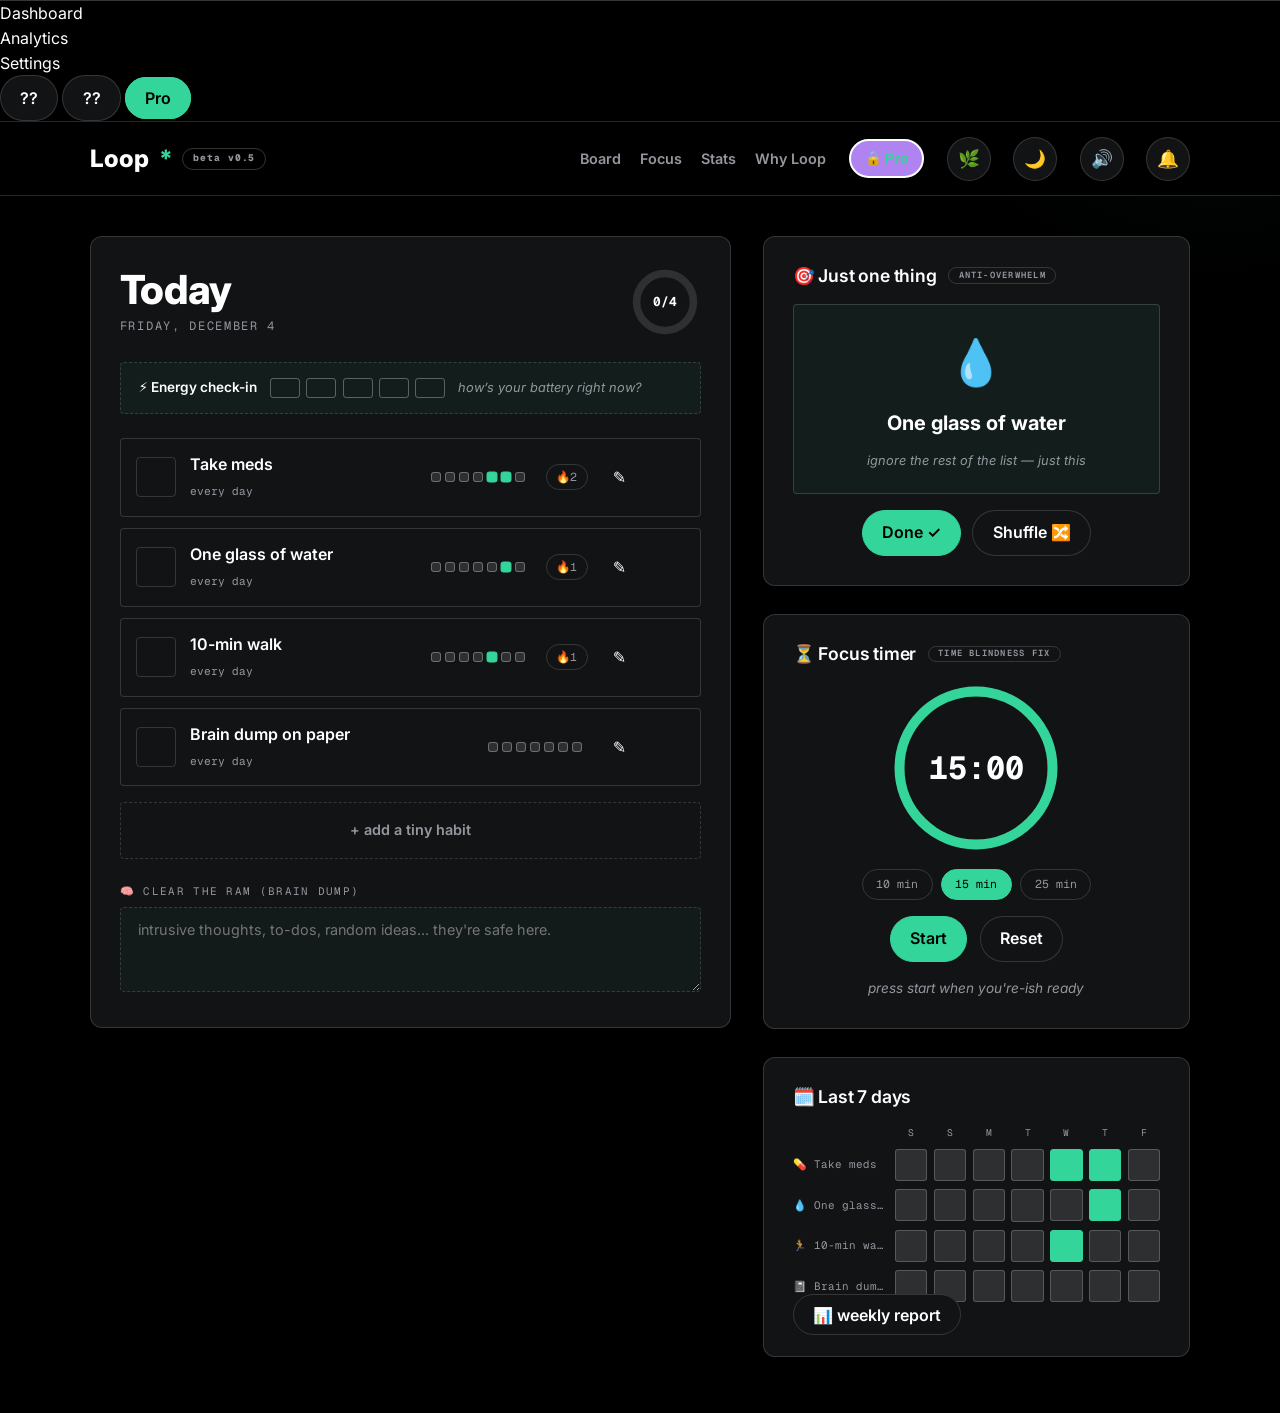
<file: index.html>
<!DOCTYPE html>
<html lang="en">
<head>
  <meta charset="UTF-8">
  <meta name="viewport" content="width=device-width, initial-scale=1.0">
  <title>Loop* | Focus System</title>
  <link rel="manifest" href="manifest.json">
  <meta name="theme-color" content="#000000">
  <link rel="icon" type="image/svg+xml" href="icons/icon.svg">
  
  <!-- Fonts -->
  <link rel="preconnect" href="https://fonts.googleapis.com">
  <link rel="preconnect" href="https://fonts.gstatic.com" crossorigin>
  <link href="https://fonts.googleapis.com/css2?family=Inter:wght@400;500;600&family=Geist+Mono:wght@400;500;600&display=swap" rel="stylesheet">
  
  <!-- Styles -->
  <link rel="stylesheet" href="css/theme.css">
  <link rel="stylesheet" href="css/base.css">
  <link rel="stylesheet" href="css/app.css">
  <link rel="stylesheet" href="css/mobile.css">
  <link rel="stylesheet" href="css/site.css">
  <link rel="stylesheet" href="css/pro.css">
</head>
<body>
  <!-- Ambient Ticker -->
  <div class="ticker"></div>

  <!-- Floating Navigation -->
  <nav class="topbar">
    <ul class="nav-links">
      <li><a href="index.html" class="nav-link active">Dashboard</a></li>
      <li><a href="stats.html" class="nav-link">Analytics</a></li>
      <li><a href="#" class="nav-link">Settings</a></li>
    </ul>
    <div class="flex items-center gap-2">
      <button class="btn btn-ghost" id="reminder-btn" title="Reminders">??</button>
      <button class="btn btn-ghost" id="theme-btn" title="Toggle Theme">??</button>
      <a href="#" class="btn btn-primary" data-open-pro>Pro</a>
    </div>
  </nav>

  <header class="topbar">
    <div class="container">
      <a class="logo" href="#app">Loop<span class="spark">*</span> <span class="pill">beta v0.5</span></a>
      <nav class="topnav">
        <a href="#app">Board</a>
        <a href="#focus">Focus</a>
        <a href="stats.html">Stats</a>
        <a href="#why">Why Loop</a>
      </nav>
        <button id="installBtn" class="icon-btn" hidden title="install Loop on this device">📲</button>
        <button id="proBtn" class="pro-btn" data-open-pro title="Loop Pro — $5 once">🔒 Pro</button>
        <button id="calmBtn" class="icon-btn" aria-pressed="false" title="calm mode — hides motion & decorations">🌿</button>
        <button id="themeBtn" class="icon-btn" title="switch day / night">🌙</button>
        <button id="soundBtn" class="icon-btn" aria-pressed="true" title="toggle sounds">🔊</button>
        <button id="reminderBtn" class="icon-btn" aria-pressed="false" title="set reminders">🔔</button>
    </div>
  </header>

  <main>
    <!-- ══════════ THE APP ══════════ -->
    <section class="container app-grid" id="app">

      <section class="panel today">
        <div class="today-head">
          <div>
            <h1>Today</h1>
            <p class="today-date" id="todayDate"></p>
          </div>
          <div class="ring-wrap" title="today's progress">
            <svg class="ring" viewBox="0 0 76 76">
              <circle class="bg" cx="38" cy="38" r="30"/>
              <circle class="fg" id="ringFg" cx="38" cy="38" r="30" stroke-dasharray="188.5" stroke-dashoffset="188.5"/>
            </svg>
            <span class="ring-label" id="ringLabel">0/0</span>
          </div>
        </div>

        <div class="battery">
          <span class="battery-label">⚡ Energy check-in</span>
          <div class="battery-cells" id="batteryCells">
            <button class="bcell" aria-label="energy 1 of 5"></button>
            <button class="bcell" aria-label="energy 2 of 5"></button>
            <button class="bcell" aria-label="energy 3 of 5"></button>
            <button class="bcell" aria-label="energy 4 of 5"></button>
            <button class="bcell" aria-label="energy 5 of 5"></button>
          </div>
          <span class="battery-note" id="batteryNote"></span>
        </div>

        <ul class="habit-list" id="habits-list"></ul>
        <button id="addBtn" class="add-row">+ add a tiny habit</button>
        <button id="archiveBtn" class="archive-toggle" hidden>🗄 archive (0)</button>
        <div class="brain-dump">
          <label for="brainDump" class="bd-label">🧠 clear the RAM (brain dump)</label>
          <textarea id="brainDump" rows="3" placeholder="intrusive thoughts, to-dos, random ideas... they're safe here."></textarea>
        </div>
        <div id="archiveTray" class="archive-tray" hidden></div>
        <div id="doneBanner" class="done-banner" hidden></div>
      </section>

      <aside class="side">

        <section class="panel spotlight">
          <h2>🎯 Just one thing <span class="chip">anti-overwhelm</span></h2>
          <div class="spot-card" id="spotCard"></div>
          <div class="spot-actions">
            <button class="btn btn-primary" id="spotDone">Done ✓</button>
            <button class="btn" id="spotShuffle">Shuffle 🔀</button>
          </div>
        </section>

        <section class="panel timer" id="focus">
          <h2>⏳ Focus timer <span class="chip">time blindness fix</span></h2>
          <div class="timer-body">
            <div class="timer-orb">
              <svg class="timer-ring" viewBox="0 0 120 120">
                <circle class="bg" cx="60" cy="60" r="54"/>
                <circle class="fg" id="tRing" cx="60" cy="60" r="54" stroke-dasharray="339.3" stroke-dashoffset="339.3"/>
              </svg>
              <span class="timer-digits" id="timer-display">15:00</span>
            </div>
            <div class="timer-presets">
              <button class="preset" data-min="10">10 min</button>
              <button class="preset active" data-min="15">15 min</button>
              <button class="preset" data-min="25">25 min</button>
            </div>
            <div class="timer-controls">
              <button class="btn btn-primary" id="tStart">Start</button>
              <button class="btn" id="tReset">Reset</button>
            </div>
            <p class="whisper" id="tWhisper">press start when you're-ish ready</p>
          </div>
        </section>

        <section class="panel week">
          <h2>🗓️ Last 7 days</h2>
          <div class="heatmap" id="heatmap"></div>
          <a class="btn mini report-btn" href="stats.html">📊 weekly report</a>
        </section>

      </aside>
    </section>

  </main>

  <!-- Confetti Layer -->
  <div id="confettiLayer"></div>

  <!-- Composer Dialog -->
  <dialog id="composer">
    <h3>New tiny habit ✨</h3>
    <p class="hint">keep it stupid small</p>
    <form id="habitForm">
      <label class="field-label" for="hName">what's the thing?</label>
      <input id="hName" autocomplete="off" placeholder="e.g. one push-up, open journal...">
      
      <label class="field-label">emoji vibe</label>
      <div id="emojiRow" class="pick-row"></div>
      
      <label class="field-label">color</label>
      <div id="colorRow" class="pick-row"></div>
      
      <label class="field-label" for="hFreq">how often?</label>
      <select id="hFreq">
        <option value="daily">every day</option>
        <option value="weekdays">weekdays only</option>
        <option value="3x">3× a week</option>
      </select>
      
      <label class="field-label" for="hNote">note (optional)</label>
      <input id="hNote" placeholder="tiny detail or why...">
      
      <menu>
        <button type="button" class="btn" id="cancelBtn">nah</button>
        <button type="submit" class="btn btn-primary">add it ✓</button>
      </menu>
    </form>
  </dialog>

  <!-- Pro Modal -->
  <dialog id="pro-modal">
    <h2 class="text-mint">Loop* Pro</h2>
    <p class="text-dust" style="margin: 1rem 0;">Unlock advanced analytics, unlimited habits, and cloud sync.</p>
    <button class="btn btn-primary" style="width: 100%; margin-bottom: 0.5rem;">Upgrade - $4/mo</button>
    <button class="btn" onclick="document.getElementById('pro-modal').close()" style="width: 100%;">Maybe Later</button>
  </dialog>

  <!-- Scripts -->
  <script src="js/storage.js"></script>
  <script src="js/fx.js"></script>
  <script src="js/habits.js"></script>
  <script src="js/timer.js"></script>
  <script src="js/extras.js"></script>
  <script src="js/reminders.js"></script>
  <script src="js/reminder-ui.js"></script>
  <script src="js/pro.js"></script>
  <script src="js/pwa.js"></script>
  <script src="js/app.js"></script>
  <script>
    // Initialize PWA
    document.addEventListener('DOMContentLoaded', () => {
      if ('serviceWorker' in navigator) {
        navigator.serviceWorker.register('sw.js');
      }
    });
  </script>
</body>
</html>
</file>
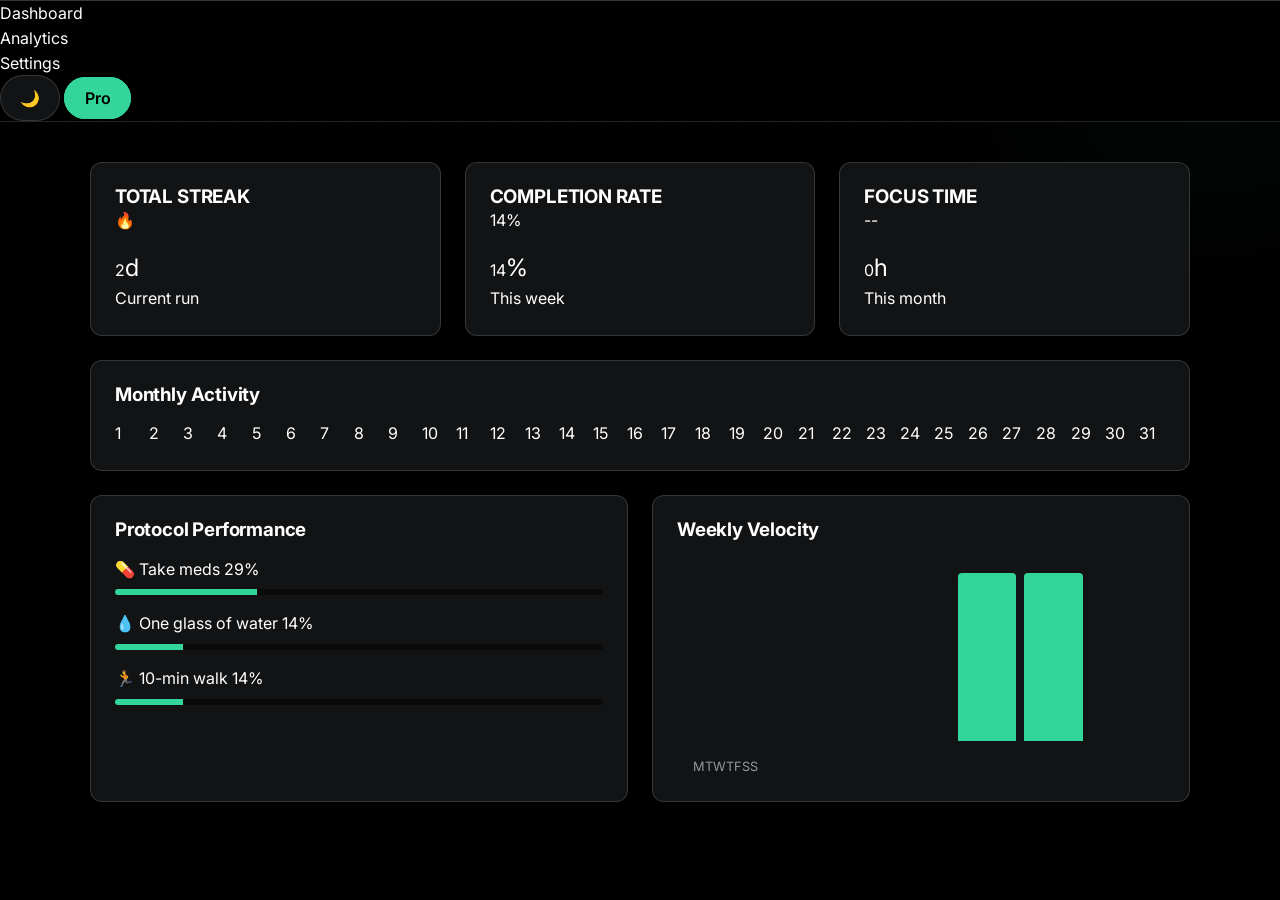
<file: stats.html>
<!DOCTYPE html>
<html lang="en">
<head>
  <meta charset="UTF-8">
  <meta name="viewport" content="width=device-width, initial-scale=1.0">
  <title>Loop* | Analytics</title>
  <link rel="manifest" href="manifest.json">
  <meta name="theme-color" content="#000000">
  <link rel="icon" type="image/svg+xml" href="icons/icon.svg">
  
  <link rel="preconnect" href="https://fonts.googleapis.com">
  <link rel="preconnect" href="https://fonts.gstatic.com" crossorigin>
  <link href="https://fonts.googleapis.com/css2?family=Inter:wght@400;500;600&family=Geist+Mono:wght@400;500;600&display=swap" rel="stylesheet">
  
  <link rel="stylesheet" href="css/theme.css">
  <link rel="stylesheet" href="css/base.css">
  <link rel="stylesheet" href="css/app.css">
  <link rel="stylesheet" href="css/stats.css">
</head>
<body>
  <div class="ticker"></div>

  <nav class="topbar">
    <ul class="nav-links">
      <li><a href="index.html" class="nav-link">Dashboard</a></li>
      <li><a href="stats.html" class="nav-link active">Analytics</a></li>
      <li><a href="#" class="nav-link">Settings</a></li>
    </ul>
    <div class="flex items-center gap-2">
      <button class="btn btn-ghost" id="theme-btn">??</button>
      <a href="#" class="btn btn-primary" data-open-pro>Pro</a>
    </div>
  </nav>

  <main class="main-grid">
    
    <!-- Key Metrics -->
    <section class="card area-stats">
      <div class="flex justify-between items-center" style="margin-bottom: 1rem;">
        <h3 class="mono">TOTAL STREAK</h3>
        <span class="text-mint" id="streakValue">--</span>
      </div>
      <div class="timer-display mono"><span id="streakDays">--</span><span class="text-dust" style="font-size: 1.5rem;">d</span></div>
      <p class="text-dust">Current run</p>
    </section>

    <section class="card area-stats">
      <div class="flex justify-between items-center" style="margin-bottom: 1rem;">
        <h3 class="mono">COMPLETION RATE</h3>
        <span class="text-mint" id="completionValue">--</span>
      </div>
      <div class="timer-display mono"><span id="completionPct">--</span><span class="text-dust" style="font-size: 1.5rem;">%</span></div>
      <p class="text-dust">This week</p>
    </section>

    <section class="card area-stats">
      <div class="flex justify-between items-center" style="margin-bottom: 1rem;">
        <h3 class="mono">FOCUS TIME</h3>
        <span class="text-mint" id="focusValue">--</span>
      </div>
      <div class="timer-display mono"><span id="focusHours">--</span><span class="text-dust" style="font-size: 1.5rem;">h</span></div>
      <p class="text-dust">This month</p>
    </section>

    <!-- Monthly Matrix -->
    <section class="card" style="grid-column: span 12;">
      <h3 style="margin-bottom: 1rem;">Monthly Activity</h3>
      <div class="heatmap" id="monthlyHeatmap" style="grid-template-columns: repeat(31, 1fr);">
        <!-- Generated dynamically -->
      </div>
    </section>

    <!-- Performance Bars -->
    <section class="card" style="grid-column: span 6;">
      <h3 style="margin-bottom: 1rem;">Protocol Performance</h3>
      <div id="performanceBars">
        <!-- Dynamically populated -->
      </div>
    </section>

    <!-- Weekly Chart -->
    <section class="card" style="grid-column: span 6;">
      <h3 style="margin-bottom: 1rem;">Weekly Velocity</h3>
      <div id="weeklyChart" style="height: 200px; display: flex; align-items: flex-end; gap: 8px; padding: 1rem;">
        <!-- Dynamically populated -->
      </div>
      <div class="flex justify-between" style="padding: 0 1rem; color: var(--dust); font-size: 0.8rem;">
        <span>M</span><span>T</span><span>W</span><span>T</span><span>F</span><span>S</span><span>S</span>
      </div>
    </section>

  </main>

  <dialog id="pro-modal">
    <h2 class="text-mint">Loop* Pro</h2>
    <p class="text-dust" style="margin: 1rem 0;">Unlock advanced analytics, unlimited habits, and cloud sync.</p>
    <button class="btn btn-primary" style="width: 100%;">Upgrade - $4/mo</button>
    <button class="btn" onclick="document.getElementById('pro-modal').close()" style="width: 100%; margin-top: 0.5rem;">Maybe Later</button>
  </dialog>

  <!-- Scripts -->
  <script src="js/storage.js"></script>
  <script src="js/fx.js"></script>
  <script src="js/habits.js"></script>
  <script src="js/stats.js"></script>
  <script>
    document.addEventListener('DOMContentLoaded', () => {
      if ('serviceWorker' in navigator) {
        navigator.serviceWorker.register('sw.js');
      }
      
      // Pro Modal
      document.querySelectorAll('[data-open-pro]').forEach(el => {
        el.addEventListener('click', (e) => {
          e.preventDefault();
          document.getElementById('pro-modal').showModal();
        });
      });
    });
  </script>
</body>
</html>
</file>
<file: css/theme.css>
/* 
 * LOOP THEME v3.0 - NEON DESIGN SYSTEM
 * Complete Visual Overhaul
 */

:root {
  /* CORE PALETTE */
  --void: #000000;
  --deep-space: #0a0a0a;
  --nebula: #111315;
  --starlight: #ffffff;
  --dust: #94979e;
  --mint-laser: #34d59a;
  --mint-glow: rgba(52, 213, 154, 0.15);
  --pale-mint: #e4f1eb;
  
  /* TYPOGRAPHY */
  --font-sans: 'Inter', system-ui, -apple-system, sans-serif;
  --font-mono: 'Geist Mono', 'Fira Code', monospace;
  
  /* SPACING SCALE */
  --s-1: 4px;
  --s-2: 8px;
  --s-3: 12px;
  --s-4: 16px;
  --s-5: 24px;
  --s-6: 32px;
  --s-7: 48px;
  --s-8: 64px;
  
  /* BORDERS & RADIUS */
  --border-hairline: 1px solid rgba(255, 255, 255, 0.08);
  --border-subtle: 1px solid rgba(255, 255, 255, 0.12);
  --radius-sm: 4px;
  --radius-md: 8px;
  --radius-lg: 12px;
  --radius-xl: 16px;
  --radius-full: 9999px;
  
  /* SHADOWS - Layered Depth */
  --shadow-float: 0 4px 24px rgba(0, 0, 0, 0.4);
  --shadow-hover: 0 8px 32px rgba(0, 0, 0, 0.5);
  --shadow-glow: 0 0 20px var(--mint-glow);
  
  /* ANIMATION */
  --ease-spring: cubic-bezier(0.175, 0.885, 0.32, 1.275);
  --ease-smooth: cubic-bezier(0.4, 0, 0.2, 1);
  --duration-fast: 150ms;
  --duration-normal: 300ms;
  --duration-slow: 500ms;
}
</file>
<file: css/base.css>
/* ═══════════ css/base.css — NEON DESIGN SYSTEM BASE ═══════════ 
   Dark, calm, premium, developer-first foundation */

:root {
  /* Core colors from theme.css */
  --void: #000000;
  --near-void: #111315;
  --mint: #34D59A;
  --pale-mint: #E4F1EB;
  --white: #FFFFFF;
  --gray: #94979E;
  --gray-dim: rgba(148, 151, 158, 0.4);
  
  /* Legacy compatibility */
  --paper: var(--void);
  --card: var(--near-void);
  --ink: var(--white);
  --ink-60: rgba(255, 255, 255, 0.6);
  --ink-12: rgba(255, 255, 255, 0.12);
  --sun: var(--mint);
  --coral: var(--mint);
  --tint: var(--mint);
  --sky: var(--mint);
  --grape: #B084F0;
  --pink: #FF8FC0;
  
  /* Borders and shadows */
  --line: 1px solid rgba(255, 255, 255, 0.15);
  --shadow: none;
  --shadow-sm: none;
  
  /* Border radius */
  --r: 4px;
  --r-sm: 4px;
  --r-card: 12px;
  --r-pill: 9999px;
  
  /* Typography - Inter for UI, Geist Mono for numbers */
  --sans: 'Inter', system-ui, -apple-system, sans-serif;
  --display: 'Inter', system-ui, -apple-system, sans-serif;
  --body: 'Inter', system-ui, -apple-system, sans-serif;
  --mono: 'Geist Mono', 'Space Mono', monospace;
  
  /* Additional borders */
  --line-dashed: 1px dashed rgba(255, 255, 255, 0.15);
}

*, *::before, *::after { box-sizing: border-box; margin: 0; padding: 0 }
html { scroll-behavior: smooth }

body {
  font-family: var(--body);
  background: var(--void);
  color: var(--white);
  line-height: 1.55;
  overflow-x: hidden;
  min-height: 100vh;
  -webkit-font-smoothing: antialiased;
  -moz-osx-font-smoothing: grayscale;
}

/* Subtle dot grid background */
body::before {
  content: "";
  position: fixed;
  inset: 0;
  z-index: 0;
  pointer-events: none;
  background-image: radial-gradient(rgba(255, 255, 255, 0.08) 1px, transparent 1px);
  background-size: 28px 28px;
  opacity: 0.03;
}

/* Minimal ambient glow */
body::after {
  content: "";
  position: fixed;
  inset: 0;
  z-index: 0;
  pointer-events: none;
  background:
    radial-gradient(500px 300px at 5% -10%, rgba(52, 213, 154, 0.06), transparent 70%),
    radial-gradient(400px 280px at 95% 10%, rgba(52, 213, 154, 0.04), transparent 70%);
}

img, svg { display: block; max-width: 100% }
button, input, select { font: inherit; color: inherit }
button { cursor: pointer; background: none; border: none }
a { color: inherit; text-decoration: none }
::selection { background: var(--mint); color: var(--void) }
:focus-visible { outline: 2px solid var(--mint); outline-offset: 3px; border-radius: 3px }

.container {
  width: min(1100px, 92vw);
  margin-inline: auto;
  position: relative;
  z-index: 2;
}

h1, h2, h3, .display {
  font-family: var(--display);
  line-height: 1.1;
  letter-spacing: -0.01em;
}

/* Floating ambient elements - minimal */
.ambient {
  position: fixed;
  inset: 0;
  z-index: 1;
  pointer-events: none;
  overflow: hidden;
}

.sticker {
  position: absolute;
  opacity: 0.4;
  animation: float 8s ease-in-out infinite alternate;
}

.st1 { top: 17%; left: 3.5% }
.st2 { top: 11%; right: 4.5%; animation-delay: -2s }
.st3 { bottom: 27%; left: 5%; animation-delay: -4s }
.st4 { bottom: 10%; right: 7%; animation-delay: -1s }
.st5 { top: 46%; right: 2.5%; animation-delay: -3s }

.big-ring {
  position: absolute;
  border: 1px solid rgba(255, 255, 255, 0.06);
  border-radius: 50%;
  opacity: 0.03;
}

.r-a { width: 520px; height: 520px; top: -180px; right: -160px }
.r-b { width: 380px; height: 380px; bottom: -160px; left: -140px }

@keyframes float {
  from { transform: translateY(-8px) rotate(-4deg) }
  to { transform: translateY(10px) rotate(5deg) }
}

.pill {
  font-family: var(--mono);
  font-size: 0.6rem;
  letter-spacing: 0.1em;
  border: 1px solid rgba(255, 255, 255, 0.2);
  border-radius: 999px;
  padding: 0.15rem 0.6rem;
  background: transparent;
  color: var(--gray);
  vertical-align: middle;
}

@media (prefers-reduced-motion: reduce) {
  * { animation: none !important; transition: none !important }
  html { scroll-behavior: auto }
}
</file>
<file: css/app.css>
/* ═══════════ css/app.css — NEON DESIGN SYSTEM ═══════════ 
   Dark, premium, developer-first interface */

/* --- 01 · Ticker --- */
.ticker {
  background: var(--near-void);
  color: var(--mint);
  overflow: hidden;
  border-bottom: var(--line);
  position: relative;
  z-index: 3;
}

.ticker-track {
  display: flex;
  width: max-content;
  animation: tick 60s linear infinite;
}

.half {
  display: flex;
  gap: 2.5rem;
  padding: 0.5rem 1.2rem;
  font-family: var(--mono);
  font-size: 0.72rem;
  letter-spacing: 0.16em;
  text-transform: uppercase;
  white-space: nowrap;
}

.half i { font-style: normal; }
.half b { color: var(--white); font-weight: 400; }

@keyframes tick {
  to { transform: translateX(-50%); }
}

/* --- 02 · Topbar --- */
.topbar {
  position: sticky;
  top: 0;
  z-index: 50;
  background: var(--void);
  border-bottom: var(--line);
}

.topbar .container {
  display: flex;
  align-items: center;
  gap: 1.4rem;
  padding: 0.9rem 0;
  flex-wrap: wrap;
}

.logo {
  font-family: var(--sans);
  font-weight: 800;
  font-size: 1.5rem;
  display: flex;
  align-items: center;
  gap: 0.6rem;
  color: var(--white);
}

.logo .spark {
  color: var(--mint);
  display: inline-block;
  animation: wiggle 3s ease-in-out infinite;
}

@keyframes wiggle {
  0%, 100% { transform: rotate(-8deg); }
  50% { transform: rotate(10deg) scale(1.15); }
}

.topnav {
  display: flex;
  gap: 1.2rem;
  margin-left: auto;
  font-weight: 600;
  font-size: 0.9rem;
}

.topnav a {
  position: relative;
  padding: 0.25rem 0;
  color: var(--gray);
  transition: color 0.2s;
}

.topnav a:hover,
.topnav a.active {
  color: var(--white);
}

.topnav a::after {
  content: "";
  position: absolute;
  left: 0;
  bottom: -4px;
  height: 2px;
  width: 0;
  background: var(--mint);
  border-radius: 2px;
  transition: width 0.25s;
}

.topnav a:hover::after,
.topnav a.active::after {
  width: 100%;
}

.icon-btn {
  width: 44px;
  height: 44px;
  flex: none;
  border: var(--line);
  border-radius: var(--r-pill);
  background: var(--near-void);
  box-shadow: none;
  font-size: 1.1rem;
  transition: transform 0.15s, background 0.15s, border-color 0.15s;
  color: var(--white);
}

.icon-btn:hover {
  transform: translateY(-2px);
  background: rgba(52, 213, 154, 0.1);
  border-color: var(--mint);
}

.icon-btn:active {
  transform: translateY(0);
  background: rgba(52, 213, 154, 0.15);
}

.pro-btn {
  width: auto;
  padding: 0 1.1rem;
  font-family: var(--mono);
  font-size: 0.75rem;
  font-weight: 600;
  border: var(--line);
  border-radius: var(--r-pill);
  background: rgba(52, 213, 154, 0.08);
  color: var(--mint);
  transition: all 0.15s;
}

.pro-btn:hover {
  background: rgba(52, 213, 154, 0.15);
  border-color: var(--mint);
}

/* --- 03 · Layout --- */
.app-grid {
  display: grid;
  grid-template-columns: 1.2fr 0.8fr;
  gap: 2rem;
  padding: 2.5rem 0 3.5rem;
  align-items: start;
}

.side {
  display: grid;
  gap: 1.8rem;
}

.panel {
  background: var(--near-void);
  border: var(--line);
  border-radius: var(--r-card);
  box-shadow: none;
  padding: 1.8rem;
  position: relative;
}

.panel h2 {
  font-size: 1.1rem;
  margin-bottom: 1.2rem;
  display: flex;
  align-items: center;
  gap: 0.7rem;
  flex-wrap: wrap;
  font-weight: 600;
}

.chip {
  font-family: var(--mono);
  font-size: 0.55rem;
  letter-spacing: 0.14em;
  text-transform: uppercase;
  border: var(--line);
  border-radius: var(--r-pill);
  padding: 0.15rem 0.6rem;
  background: transparent;
  color: var(--gray);
}

/* --- 04 · Today Header + Progress Ring --- */
.today-head {
  display: flex;
  align-items: center;
  gap: 1.2rem;
  margin-bottom: 1.5rem;
  flex-wrap: wrap;
}

.today-head h1 {
  font-size: clamp(2rem, 4vw, 2.5rem);
  font-weight: 800;
  color: var(--white);
  margin: 0;
}

.today-date {
  font-family: var(--mono);
  font-size: 0.75rem;
  color: var(--gray);
  text-transform: uppercase;
  letter-spacing: 0.14em;
  margin: 0.3rem 0 0 0;
}

.ring-wrap {
  margin-left: auto;
  position: relative;
  width: 72px;
  height: 72px;
}

.ring {
  transform: rotate(-90deg);
}

.ring circle {
  fill: none;
  stroke-width: 8;
  stroke-linecap: round;
}

.ring .bg {
  stroke: var(--ink-12);
}

.ring .fg {
  stroke: var(--mint);
  stroke-dasharray: 188.5;
  stroke-dashoffset: 188.5;
  transition: stroke-dashoffset 0.6s cubic-bezier(0.6, 0, 0.2, 1.4);
}

.ring-label {
  position: absolute;
  inset: 0;
  display: grid;
  place-items: center;
  font-family: var(--mono);
  font-weight: 700;
  font-size: 0.8rem;
  color: var(--white);
}

/* --- 05 · Energy Check-in --- */
.battery {
  display: flex;
  align-items: center;
  gap: 0.8rem;
  flex-wrap: wrap;
  margin-bottom: 1.5rem;
  padding: 0.9rem 1.1rem;
  border: var(--line-dashed);
  border-radius: var(--r-sm);
  background: rgba(52, 213, 154, 0.06);
}

.battery-label {
  font-weight: 600;
  font-size: 0.85rem;
  color: var(--white);
}

.battery-cells {
  display: flex;
  gap: 0.4rem;
}

.bcell {
  width: 28px;
  height: 18px;
  flex: none;
  border: 1px solid rgba(255, 255, 255, 0.3);
  border-radius: 3px;
  background: transparent;
  transition: transform 0.12s, background 0.2s, border-color 0.2s;
}

.bcell:hover {
  transform: translateY(-2px);
  border-color: var(--mint);
}

.bcell.on {
  background: var(--mint);
  border-color: var(--mint);
}

.battery-note {
  font-size: 0.8rem;
  color: var(--gray);
  font-style: italic;
}

/* --- 06 · Habit Rows --- */
.habit-list {
  list-style: none;
  display: grid;
  gap: 0.7rem;
}

.habit-strip {
  display: flex;
  align-items: center;
  gap: 0.9rem;
  background: var(--near-void);
  border: var(--line);
  border-radius: var(--r-sm);
  padding: 0.85rem 0.95rem;
  box-shadow: none;
  position: relative;
  transition: transform 0.16s, border-color 0.16s, background 0.3s;
}

.habit-strip:hover {
  transform: translateX(3px);
  border-color: rgba(255, 255, 255, 0.25);
}

.habit-strip.is-done {
  background: rgba(52, 213, 154, 0.08);
  border-color: rgba(52, 213, 154, 0.3);
}

.habit-strip.is-done .habit-name {
  text-decoration: line-through;
  text-decoration-thickness: 2px;
  opacity: 0.6;
}

.habit-check {
  width: 40px;
  height: 40px;
  flex: none;
  border: var(--line);
  border-radius: var(--r-sm);
  background: transparent;
  display: grid;
  place-items: center;
  font-size: 1.1rem;
  transition: background 0.2s, border-color 0.2s, transform 0.15s;
  color: var(--gray);
}

.habit-strip:hover .habit-check {
  border-color: var(--mint);
}

.habit-strip.is-done .habit-check {
  background: var(--mint);
  border-color: var(--mint);
  color: var(--void);
  animation: pop 0.45s cubic-bezier(0.5, 1.8, 0.4, 1);
}

.habit-meta {
  min-width: 0;
  flex: 1;
}

.habit-name {
  font-family: var(--sans);
  font-weight: 600;
  font-size: 1rem;
  display: block;
  color: var(--white);
}

.habit-sub {
  font-size: 0.7rem;
  color: var(--gray);
  font-family: var(--mono);
  margin-top: 0.15rem;
}

.flame {
  font-family: var(--mono);
  font-size: 0.72rem;
  border: var(--line);
  border-radius: var(--r-pill);
  padding: 0.2rem 0.6rem;
  background: transparent;
  flex: none;
  color: var(--gray);
}

.flame.hot {
  background: rgba(52, 213, 154, 0.12);
  border-color: var(--mint);
  color: var(--mint);
  animation: flicker 1.6s ease-in-out infinite;
}

@keyframes flicker {
  0%, 100% { transform: rotate(-2deg); }
  50% { transform: rotate(2deg) scale(1.06); }
}

@keyframes pop {
  0% { transform: scale(0.4) rotate(-14deg); }
  60% { transform: scale(1.2) rotate(8deg); }
  100% { transform: scale(1); }
}

.del {
  width: 32px;
  height: 32px;
  flex: none;
  border: var(--line);
  border-radius: var(--r-sm);
  background: transparent;
  font-size: 0.75rem;
  opacity: 0;
  transition: opacity 0.15s, background 0.15s, color 0.15s;
  color: var(--gray);
}

.habit-strip:hover .del,
.habit-strip:focus-within .del {
  opacity: 1;
}

.del:hover {
  background: rgba(255, 97, 87, 0.15);
  color: #FF6157;
  border-color: #FF6157;
}

@media (hover: none) {
  .del, .edit { opacity: 1; }
}

.add-row {
  width: 100%;
  margin-top: 1rem;
  padding: 1rem;
  border: var(--line-dashed);
  border-radius: var(--r-sm);
  font-family: var(--sans);
  font-weight: 600;
  font-size: 0.9rem;
  background: transparent;
  color: var(--gray);
  transition: background 0.2s, transform 0.15s, border-color 0.2s;
}

.add-row:hover {
  background: rgba(52, 213, 154, 0.08);
  border-color: var(--mint);
  color: var(--white);
  transform: translateY(-2px);
}

.done-banner {
  margin-top: 1.3rem;
  background: var(--mint);
  color: var(--void);
  border-radius: var(--r-sm);
  padding: 1rem 1.2rem;
  font-family: var(--sans);
  font-weight: 700;
  font-size: 1.05rem;
  animation: bannerIn 0.5s cubic-bezier(0.4, 1.6, 0.4, 1);
}

@keyframes bannerIn {
  from { transform: scale(0.9); opacity: 0; }
}

/* --- 07 · Spotlight --- */
.spot-card {
  border: var(--line);
  border-radius: var(--r-sm);
  padding: 1.4rem;
  background: rgba(52, 213, 154, 0.06);
  display: grid;
  gap: 0.7rem;
  text-align: center;
  min-height: 150px;
  align-content: center;
}

.spot-emoji {
  font-size: 2.8rem;
  animation: bob 2.4s ease-in-out infinite;
}

@keyframes bob {
  0%, 100% { transform: translateY(0); }
  50% { transform: translateY(-5px); }
}

.spot-name {
  font-family: var(--sans);
  font-weight: 700;
  font-size: 1.25rem;
  color: var(--white);
}

.spot-hint {
  font-size: 0.8rem;
  color: var(--gray);
  font-style: italic;
}

.spot-actions {
  display: flex;
  gap: 0.7rem;
  justify-content: center;
  margin-top: 1rem;
}

/* --- 08 · Buttons --- */
.btn {
  font-family: var(--sans);
  font-weight: 600;
  border: var(--line);
  border-radius: var(--r-pill);
  padding: 0.6rem 1.2rem;
  background: var(--near-void);
  box-shadow: none;
  transition: transform 0.15s, background 0.15s, border-color 0.15s;
  color: var(--white);
  cursor: pointer;
}

.btn:hover {
  transform: translateY(-2px);
  background: rgba(52, 213, 154, 0.1);
  border-color: var(--mint);
}

.btn:active {
  transform: translateY(0);
  background: rgba(52, 213, 154, 0.15);
}

.btn:disabled {
  opacity: 0.4;
  pointer-events: none;
}

.btn-primary {
  background: var(--mint);
  color: var(--void);
  border-color: var(--mint);
}

.btn-primary:hover {
  background: #2BC48E;
  border-color: #2BC48E;
}

/* --- 09 · Timer --- */
.timer-body {
  display: grid;
  justify-items: center;
  gap: 1rem;
}

.timer-orb {
  position: relative;
  width: 170px;
  height: 170px;
}

.timer-ring {
  transform: rotate(-90deg);
}

.timer-ring circle {
  fill: none;
  stroke-width: 7;
  stroke-linecap: round;
}

.timer-ring .bg {
  stroke: var(--ink-12);
}

.timer-ring .fg {
  stroke: var(--mint);
  stroke-dasharray: 339.3;
  stroke-dashoffset: 339.3;
  transition: stroke-dashoffset 0.9s linear;
}

.timer-digits {
  position: absolute;
  inset: 0;
  display: grid;
  place-items: center;
  font-family: var(--mono);
  font-weight: 700;
  font-size: 2rem;
  color: var(--white);
}

.timer-presets {
  display: flex;
  gap: 0.5rem;
}

.preset {
  font-family: var(--mono);
  font-size: 0.72rem;
  border: var(--line);
  border-radius: var(--r-pill);
  padding: 0.35rem 0.85rem;
  background: transparent;
  color: var(--gray);
  transition: background 0.2s, color 0.2s, border-color 0.2s;
}

.preset.active {
  background: var(--mint);
  color: var(--void);
  border-color: var(--mint);
}

.preset:hover:not(.active) {
  border-color: var(--mint);
  color: var(--white);
}

.timer-controls {
  display: flex;
  gap: 0.8rem;
}

.whisper {
  min-height: 1.4em;
  font-style: italic;
  color: var(--gray);
  font-size: 0.85rem;
  text-align: center;
  transition: opacity 0.35s;
}

.timer-done {
  animation: flash 0.6s ease 3;
}

@keyframes flash {
  50% { background: rgba(52, 213, 154, 0.15); }
}

/* --- 10 · 7-Day Heatmap --- */
.heatmap {
  display: grid;
  gap: 0.5rem;
}

.heat-row {
  display: grid;
  grid-template-columns: minmax(64px, 96px) repeat(7, 1fr);
  gap: 0.4rem;
  align-items: center;
}

.heat-label {
  font-size: 0.68rem;
  font-family: var(--mono);
  overflow: hidden;
  text-overflow: ellipsis;
  white-space: nowrap;
  color: var(--gray);
}

.heat-cell {
  aspect-ratio: 1;
  border: 1px solid rgba(255, 255, 255, 0.2);
  border-radius: 3px;
  background: var(--ink-12);
  transition: background 0.2s, border-color 0.2s;
}

.heat-cell.on {
  background: var(--mint);
  border-color: var(--mint);
}

.heat-head span {
  font-family: var(--mono);
  font-size: 0.6rem;
  text-align: center;
  color: var(--gray);
}

/* --- 11 · Composer Dialog --- */
dialog {
  border: var(--line);
  border-radius: var(--r-card);
  box-shadow: none;
  background: var(--near-void);
  padding: 1.8rem;
  width: min(480px, 92vw);
}

dialog::backdrop {
  background: rgba(0, 0, 0, 0.75);
}

dialog h3 {
  font-size: 1.4rem;
  margin-bottom: 0.4rem;
  color: var(--white);
}

.hint {
  font-size: 0.8rem;
  color: var(--gray);
  margin-bottom: 0.7rem;
  font-style: italic;
}

.field-label {
  font-family: var(--mono);
  font-size: 0.65rem;
  text-transform: uppercase;
  letter-spacing: 0.14em;
  display: block;
  margin: 1rem 0 0.45rem 0;
  color: var(--gray);
}

#hName {
  width: 100%;
  border: var(--line);
  border-radius: var(--r-sm);
  padding: 0.75rem 0.85rem;
  background: var(--void);
  color: var(--white);
  font: inherit;
}

#hName:focus {
  outline: none;
  border-color: var(--mint);
}

#hFreq {
  width: 100%;
  border: var(--line);
  border-radius: var(--r-sm);
  padding: 0.6rem 0.75rem;
  background: var(--void);
  color: var(--white);
  font: inherit;
}

#hFreq:focus {
  outline: none;
  border-color: var(--mint);
}

.pick-row {
  display: flex;
  flex-wrap: wrap;
  gap: 0.5rem;
}

.emoji-opt {
  width: 42px;
  height: 42px;
  flex: none;
  border: var(--line);
  border-radius: var(--r-sm);
  background: var(--void);
  font-size: 1.1rem;
  display: grid;
  place-items: center;
  transition: transform 0.12s, background 0.2s, border-color 0.2s;
  cursor: pointer;
}

.emoji-opt:hover {
  transform: translateY(-2px);
  border-color: var(--mint);
}

.emoji-opt.sel {
  background: var(--mint);
  transform: scale(1.08);
  border-color: var(--mint);
}

.color-opt {
  width: 34px;
  height: 34px;
  border-radius: 50%;
  border: 2px solid rgba(255, 255, 255, 0.3);
  transition: transform 0.12s, border-color 0.2s, box-shadow 0.2s;
  cursor: pointer;
}

.color-opt:hover {
  transform: scale(1.12);
  border-color: var(--white);
}

.color-opt.sel {
  box-shadow: 0 0 0 3px var(--near-void), 0 0 0 5px var(--white);
  transform: scale(1.1);
}

dialog menu {
  display: flex;
  gap: 0.8rem;
  justify-content: flex-end;
  margin-top: 1.6rem;
  list-style: none;
  padding: 0;
}

.shake {
  animation: shake 0.35s;
}

@keyframes shake {
  25% { transform: translateX(-5px); }
  75% { transform: translateX(5px); }
}

/* --- 12 · Confetti + Helpers --- */
#confettiLayer {
  position: fixed;
  inset: 0;
  pointer-events: none;
  z-index: 99;
}

.bit {
  position: absolute;
  font-size: 1rem;
  will-change: transform, opacity;
}

.pulse-me {
  animation: pulseMe 1s ease 2;
}

@keyframes pulseMe {
  50% {
    transform: scale(1.03);
    box-shadow: 0 0 0 7px rgba(52, 213, 154, 0.3);
  }
}

/* --- 13 · Brain Dump --- */
.brain-dump {
  margin-top: 1.5rem;
  position: relative;
}

.bd-label {
  display: block;
  font-family: var(--mono);
  font-size: 0.68rem;
  letter-spacing: 0.12em;
  text-transform: uppercase;
  color: var(--gray);
  margin-bottom: 0.45rem;
}

#brainDump {
  width: 100%;
  min-height: 85px;
  resize: vertical;
  border: var(--line-dashed);
  border-radius: var(--r-sm);
  padding: 0.85rem 1.05rem;
  background: rgba(52, 213, 154, 0.04);
  font-family: var(--sans);
  font-size: 0.9rem;
  color: var(--white);
  transition: border-color 0.2s, background 0.2s;
}

#brainDump:focus {
  outline: none;
  border-color: var(--mint);
  border-style: solid;
  background: rgba(52, 213, 154, 0.07);
}

/* --- 14 · Visual Streak Dots --- */
.streak-dots {
  display: flex;
  gap: 4px;
  align-items: center;
  margin-left: auto;
  padding: 0 0.4rem;
}

.sdot {
  width: 10px;
  height: 10px;
  border-radius: 3px;
  border: 1.5px solid rgba(255, 255, 255, 0.3);
  background: var(--ink-12);
  transition: transform 0.15s, background 0.2s, border-color 0.2s;
}

.sdot.on {
  background: var(--mint);
  border-color: var(--mint);
  transform: scale(1.1);
}

@media (max-width: 480px) {
  .streak-dots {
    padding: 0 0.2rem;
    gap: 3px;
  }
  .sdot {
    width: 8px;
    height: 8px;
  }
}
</file>
<file: css/mobile.css>
/* ═══════════ css/mobile.css — phone-first fixes (v0.5) ═══════════ */

/* 0 · text shouldn't inflate on its own; taps are intentional, not zoom requests */
html{ -webkit-text-size-adjust:100%; text-size-adjust:100% }
*{ touch-action:manipulation; -webkit-tap-highlight-color:transparent }

/* 1 · real phones (≤ 480px): less clutter, BIGGER tap targets */
@media (max-width: 480px){

  .container{ width:94vw }

  /* topbar + ticker */
  .topbar .container{ gap:.6rem; padding:.6rem 0 }
  .logo{ font-size:1.25rem }
  .topnav{ gap:.9rem; font-size:.9rem }
  .icon-btn{ width:42px; height:42px }
  .half{ font-size:.64rem; gap:1.6rem }

  /* panels */
  .panel{ padding:1.1rem; border-radius:14px; box-shadow:5px 5px 0 var(--ink) }
  .app-grid{ gap:1.1rem; padding:1.6rem 0 2.6rem }

  /* today head */
  .today-head{ gap:.8rem }
  .today-head h1{ font-size:1.9rem }
  .today-date{ font-size:.7rem }
  .ring-wrap{ width:62px; height:62px }

  /* energy check-in — cells were far too small to tap */
  .battery{ gap:.5rem; padding:.7rem .8rem }
  .bcell{ width:34px; height:22px }
  .battery-note{ width:100% }

  /* habit rows */
  .habit{ padding:.65rem .7rem; gap:.65rem; box-shadow:3px 3px 0 var(--ink) }
  .check{ width:40px; height:40px }
  .habit-name{ font-size:.98rem }
  .habit-sub{ font-size:.68rem }
  .flame{ font-size:.7rem; padding:.15rem .45rem }
  .del, .edit{ width:38px; height:38px; font-size:.9rem }
  .note-chip{ font-size:.85rem }
  .add-row{ padding:.8rem; font-size:.95rem }
  .archive-tray{ padding:.6rem }

  /* timer */
  .timer-ring-wrap{ width:150px; height:150px }
  .timer-orb{ width:150px; height:150px }
  .timer-digits{ font-size:1.7rem }
  .preset{ padding:.45rem .9rem; font-size:.8rem }

  /* heatmap */
  .heat-row{ grid-template-columns:48px repeat(7, 1fr); gap:.3rem }
  .heat-label{ font-size:.62rem }

  /* composer */
  dialog{ width:94vw; padding:1.2rem }
  .emoji-opt{ width:42px; height:42px }
  .color-opt{ width:36px; height:36px }

  /* house rules + cta */
  .rules{ padding:2.8rem 0 2.4rem }
  .section-title{ font-size:1.9rem; margin-bottom:1.8rem }
  .rule{ grid-template-columns:48px 1fr; gap:.6rem; padding:1.1rem .3rem }
  .rule-num{ font-size:1.8rem }
  .rule h3{ font-size:1.15rem }
  .rule p{ font-size:.9rem }
  .cta{ padding:3rem 0 }
  .cta .deco{ display:none }

  /* stats page */
  .stats-wrap{ padding:1.6rem 0 2.6rem; gap:1.1rem }
  .stats-head h1{ font-size:1.9rem }
  .score-ring-wrap{ width:120px; height:120px }
  #scorePct{ font-size:1.7rem }
  .stat-boxes{ gap:.7rem }
  .sbox{ padding:.7rem .5rem }
  .sbox-num{ font-size:1.35rem }
  .bars{ height:160px; gap:.6rem }
  .stat-habit{ gap:.6rem; padding:.6rem .7rem }
  .sh-name{ font-size:.92rem }
  .dot{ width:14px; height:14px }
  .energy-week{ gap:.8rem }

  footer .container{ gap:.6rem }
}

/* 2 · mid-size phones get a gentler pass */
@media (min-width: 481px) and (max-width: 640px){
  .panel{ padding:1.3rem }
  .bcell{ width:30px; height:20px }
  .timer-ring-wrap{ width:164px; height:164px }
  .timer-orb{ width:164px; height:164px }
}

/* 3 · "desktop mode" on phones renders ~980px wide and shrinks it all.
   We can't stop that — but bigger targets survive the shrink better. */
@media (min-width: 900px){
  .bcell{ width:30px; height:20px }
  .del, .edit{ width:34px; height:34px }
  .check{ width:40px; height:40px }
}
</file>
<file: css/site.css>
/* ═══════════ css/site.css — NEON DESIGN SYSTEM ═══════════ 
   House rules, CTA, footer, reveals */

/* --- 01 · House Rules --- */
.rules {
  padding: 4.5rem 0 3.6rem;
}

.kicker {
  display: inline-block;
  font-family: var(--mono);
  font-size: 0.65rem;
  letter-spacing: 0.18em;
  text-transform: uppercase;
  border: 1px solid rgba(255, 255, 255, 0.2);
  border-radius: 999px;
  padding: 0.35rem 0.85rem;
  background: transparent;
  color: var(--gray);
  margin-bottom: 1.1rem;
}

.section-title {
  font-size: clamp(2rem, 5vw, 3rem);
  font-weight: 700;
  margin-bottom: 2.2rem;
  max-width: 18ch;
  color: var(--white);
}

.section-title .u {
  position: relative;
  white-space: nowrap;
}

.section-title .u svg {
  position: absolute;
  left: 0;
  bottom: -8px;
  width: 100%;
  height: 8px;
}

.rule {
  display: grid;
  grid-template-columns: 80px 1fr auto;
  gap: 1.5rem;
  align-items: center;
  padding: 1.5rem 1rem;
  border-top: var(--line);
  transition: background 0.25s, transform 0.2s;
}

.rule:last-of-type {
  border-bottom: var(--line);
}

.rule:hover {
  background: rgba(52, 213, 154, 0.04);
  transform: translateX(6px);
}

.rule-num {
  font-family: var(--mono);
  font-weight: 700;
  font-size: 2rem;
  color: var(--gray);
  transition: color 0.25s;
}

.rule:hover .rule-num {
  color: var(--mint);
}

.rule h3 {
  font-size: 1.2rem;
  margin-bottom: 0.25rem;
  color: var(--white);
  font-weight: 600;
}

.rule p {
  color: var(--gray);
  max-width: 55ch;
  transition: color 0.25s;
  line-height: 1.5;
}

.rule:hover p {
  color: var(--white);
}

.rule-tag {
  font-family: var(--mono);
  font-size: 0.62rem;
  border: 1px solid rgba(255, 255, 255, 0.2);
  padding: 0.25rem 0.65rem;
  border-radius: 999px;
  background: transparent;
  white-space: nowrap;
  color: var(--gray);
}

/* --- 02 · CTA Band --- */
.cta {
  background: var(--near-void);
  border-block: var(--line);
  text-align: center;
  padding: 4.2rem 0;
  position: relative;
  overflow: hidden;
}

.cta h2 {
  font-size: clamp(1.8rem, 5vw, 3.2rem);
  font-weight: 700;
  margin-bottom: 1.5rem;
  color: var(--white);
  line-height: 1.15;
}

.cta .btn {
  font-size: 1rem;
  padding: 0.75rem 1.6rem;
}

.cta .deco {
  position: absolute;
  font-size: 1.8rem;
  font-family: var(--mono);
  opacity: 0.3;
  color: var(--mint);
}

.cta .d1 { top: 20%; left: 8%; transform: rotate(-12deg); }
.cta .d2 { bottom: 18%; right: 10%; transform: rotate(8deg); }
.cta .d3 { top: 26%; right: 20%; transform: rotate(-5deg); }

/* --- 03 · Footer --- */
footer {
  background: var(--near-void);
  color: var(--white);
  padding: 2.2rem 0;
  border-top: var(--line);
}

footer .container {
  display: flex;
  flex-wrap: wrap;
  gap: 1.2rem 2rem;
  align-items: center;
  justify-content: space-between;
}

.foot-logo {
  font-size: 1.3rem;
  font-weight: 700;
  color: var(--white);
}

.foot-logo .spark {
  color: var(--mint);
}

footer .fine {
  font-family: var(--mono);
  font-size: 0.68rem;
  opacity: 0.6;
  color: var(--gray);
}

/* --- 04 · Scroll Reveals --- */
.reveal {
  opacity: 0;
  transform: translateY(24px);
  transition: opacity 0.6s ease, transform 0.6s cubic-bezier(0.2, 0.7, 0.3, 1);
}

.reveal.in {
  opacity: 1;
  transform: none;
}

/* --- 05 · Responsive --- */
@media (max-width: 980px) {
  .app-grid {
    grid-template-columns: 1fr;
  }
  
  .rule {
    grid-template-columns: 55px 1fr;
  }
  
  .rule-tag {
    grid-column: 2;
    justify-self: start;
  }
}

@media (max-width: 640px) {
  .topnav {
    order: 3;
    width: 100%;
  }
  
  .today-head {
    gap: 0.8rem;
  }
  
  .heat-row {
    grid-template-columns: 52px repeat(7, 1fr);
  }
  
  .sticker {
    display: none;
  }
  
  .rules {
    padding: 3.5rem 0 2.8rem;
  }
}
</file>
<file: css/pro.css>
/* ═══════════ css/pro.css — Loop Pro UI (v0.6) ═══════════ */

/* header button */
.pro-btn{ font-family:var(--display); font-weight:700; font-size:.85rem; border:2.5px solid var(--ink); border-radius:999px; padding:.45rem .9rem; background:var(--grape); box-shadow:var(--shadow-sm); transition:transform .15s, box-shadow .15s }
.pro-btn:hover{ transform:translate(-2px,-2px); box-shadow:5px 5px 0 var(--ink) }
.pro-btn.is-pro{ background:var(--sun) }

/* modal */
.pro-price{ font-family:var(--mono); font-size:.75rem; border:2px solid var(--ink); border-radius:999px; padding:.15rem .6rem; background:var(--sun); margin-left:.5rem; vertical-align:middle }
.pro-list{ list-style:none; display:grid; gap:.5rem; margin:1rem 0 }
.pro-list li{ padding:.45rem .65rem; border:2px solid var(--ink); border-radius:10px; background:var(--paper); font-size:.92rem }
.pro-key-row{ display:flex; gap:.6rem }
#proKey{ flex:1; border:2.5px solid var(--ink); border-radius:10px; padding:.6rem .8rem; background:var(--paper); font-family:var(--mono) }
.pro-note{ min-height:1.2em; font-size:.85rem; margin-top:.6rem; font-style:italic; color:var(--ink-60) }
.theme-dot{ width:34px; height:34px; border-radius:50%; border:2.5px solid var(--ink); position:relative; transition:transform .12s }
.theme-dot:hover{ transform:scale(1.12) }
.theme-dot.pro-only::after{ content:'🔒'; position:absolute; inset:0; display:grid; place-items:center; font-size:.8rem }

/* locked panels: blurred teaser + overlay */
.pro-gate{ position:relative }
.pro-gate .pro-lock{ display:none }
.pro-chip{ background:var(--grape) }
.pro-gate.locked > *:not(h2):not(.pro-lock){ filter:blur(5px); pointer-events:none; user-select:none }
.pro-gate.locked .pro-lock{ display:grid; place-items:center; position:absolute; inset:0; z-index:5; font-family:var(--display); font-weight:700; font-size:1rem; border-radius:inherit }
.pro-gate.locked .pro-lock:hover{ background:rgba(255,201,51,.2) }

/* badges */
.badges{ display:flex; gap:.8rem; flex-wrap:wrap }
.badge{ display:grid; justify-items:center; gap:.2rem; border:2.5px solid var(--ink); border-radius:var(--r-sm); padding:.7rem .9rem; background:var(--paper); box-shadow:var(--shadow-sm); min-width:86px }
.badge-icon{ font-size:1.6rem }
.badge-label{ font-family:var(--mono); font-size:.6rem; text-transform:uppercase; letter-spacing:.08em }
.badge.not{ opacity:.4; filter:grayscale(1) }
.badges .whisper{ width:100%; margin-top:.4rem }

/* 30-day month grid */
.month-grid{ display:grid; grid-template-columns:repeat(10, 1fr); gap:.4rem; margin-top:.8rem }
.mcell{ aspect-ratio:1; border:2px solid var(--ink); border-radius:6px; background:var(--ink-12) }
.mcell.lvl1{ background:rgba(255,201,51,.35) }
.mcell.lvl2{ background:rgba(255,201,51,.8) }
.mcell.lvl3{ background:var(--mint) }
.mcell.lvl4{ background:var(--coral) }

/* dusk theme (Pro exclusive) */
[data-theme="dusk"]{
  --paper:#232946; --card:#2C3357; --ink:#F5E9CF;
  --ink-60:rgba(245,233,207,.62); --ink-12:rgba(245,233,207,.14);
}
[data-theme="dusk"] body::after{ opacity:.5 }
[data-theme="dusk"] .ticker{ background:#161A30 }
[data-theme="dusk"] footer{ background:#161A30; color:#F5E9CF }

/* ═══════════ Reminders Modal Styles ═══════════ */
.reminder-toggle-row{ margin:1rem 0 }
.toggle-label{ display:flex; align-items:center; gap:.8rem; cursor:pointer }
.toggle-label input[type="checkbox"]{ width:22px; height:22px; accent-color:var(--coral) }
.toggle-text{ font-size:1rem; font-weight:600 }

.reminder-times-section{ margin:1.2rem 0 }
.time-input-row{ display:flex; gap:.6rem; margin:.6rem 0 }
#newTimeInput{ flex:1; border:2.5px solid var(--ink); border-radius:10px; padding:.6rem .8rem; background:var(--paper); font-family:var(--body); font-size:.95rem }

.time-list{ display:grid; gap:.5rem; margin-top:.8rem; max-height:180px; overflow-y:auto }
.time-item{ display:flex; justify-content:space-between; align-items:center; border:2px solid var(--ink); border-radius:8px; padding:.5rem .7rem; background:var(--paper) }
.time-item span{ font-family:var(--mono); font-size:.9rem }
.remove-time{ width:32px; height:32px; border:2px solid var(--ink); border-radius:8px; background:var(--coral); color:var(--ink); font-size:1rem; display:grid; place-items:center; cursor:pointer; transition:transform .12s }
.remove-time:hover{ transform:scale(1.1) }

.reminder-test-row{ margin:1rem 0; padding-top:1rem; border-top:2px dashed var(--ink-12) }
</file>
<file: css/stats.css>
/* ═══════════ css/stats.css — the receipts page ═══════════ */

/* Main grid layout for stats page */
.main-grid {
  display: grid;
  grid-template-columns: repeat(12, 1fr);
  gap: 1.5rem;
  padding: 2.5rem 0 3.5rem;
  width: min(1100px, 92vw);
  margin-inline: auto;
  position: relative;
  z-index: 2;
}

/* Card component */
.card {
  background: var(--near-void);
  border: var(--line);
  border-radius: var(--r-card);
  padding: 1.5rem;
  position: relative;
}

/* Area stats cards - span 4 columns each */
.area-stats {
  grid-column: span 4;
}

.stats-head{ display:flex; align-items:end; gap:1rem; flex-wrap:wrap }
.stats-head h1{ font-size:clamp(2.2rem, 5vw, 3.2rem); font-weight:800 }
.range{ margin-left:auto; font-family:var(--mono); font-size:.8rem; color:var(--ink-60); letter-spacing:.08em; padding-bottom:.4rem }
.topnav a.active::after{ width:100% }

/* week ring */
.report-grid{ display:grid; grid-template-columns:auto 1fr; gap:2rem; align-items:center }
.big-ring-wrap{ position:relative; width:190px; height:190px }
.big-ring{ transform:rotate(-90deg) }
.big-ring circle{ fill:none; stroke-width:16; stroke-linecap:round }
.big-ring .bg{ stroke:var(--ink-12) }
.big-ring .fg{ stroke:var(--coral); stroke-dasharray:527.8; stroke-dashoffset:527.8; transition:stroke-dashoffset 1.2s cubic-bezier(.3,.7,.3,1) }
.big-label{ position:absolute; inset:0; display:grid; place-items:center; font-family:var(--display); font-weight:800; font-size:2.6rem }

.stat-boxes{ display:grid; grid-template-columns:repeat(3, 1fr); gap:.9rem }
.stat-box{ border:2.5px solid var(--ink); border-radius:14px; padding:1rem .8rem; text-align:center; box-shadow:var(--shadow-sm); background:var(--sun) }
.stat-box:nth-child(2){ background:var(--mint) }
.stat-box:nth-child(3){ background:var(--sky) }
.stat-value{ font-family:var(--display); font-weight:800; font-size:1.7rem }
.stat-label{ font-family:var(--mono); font-size:.6rem; letter-spacing:.12em; text-transform:uppercase }

/* animated bars */
.bars{ display:flex; gap:1rem; align-items:end; height:200px; margin-top:2rem }
.bar-col{ flex:1; height:100%; display:grid; justify-items:center; align-content:end; gap:.4rem }
.bar{ width:100%; max-width:64px; height:0; border:2.5px solid var(--ink); border-radius:10px 10px 4px 4px; transition:height .9s cubic-bezier(.2,.8,.3,1) }
.bar-count{ font-family:var(--mono); font-size:.75rem }
.bar-day{ font-family:var(--mono); font-size:.7rem; color:var(--ink-60) }

.quote-line{ margin-top:1.4rem; text-align:center; font-style:italic; color:var(--ink-60) }
.report-actions{ display:flex; gap:.9rem; align-items:center; margin-top:1.2rem; flex-wrap:wrap }
.share-hint{ font-size:.85rem; color:var(--ink-60); font-style:italic }

/* leaderboard */
.lb-row{ display:grid; grid-template-columns:minmax(120px, 1.3fr) auto auto auto; gap:1rem; align-items:center; padding:.75rem .3rem; border-top:2px solid var(--ink-12) }
.lb-row:first-child{ border-top:none }
.lb-name{ font-family:var(--display); font-weight:700 }
.lb-cells{ display:flex; gap:4px }
.lb-cells i{ width:16px; height:16px; border:2px solid var(--ink); border-radius:4px; background:var(--ink-12) }
.lb-cells i.on{ background:var(--tint) }
.lb-streak{ font-family:var(--mono); font-size:.8rem }
.lb-pct{ font-family:var(--display); font-weight:800; font-size:1rem; border:2px solid var(--ink); border-radius:999px; padding:.15rem .6rem; background:var(--sun); min-width:58px; text-align:center }
.empty{ font-style:italic; color:var(--ink-60); padding:.6rem .2rem }

/* all-time tiles */
.tiles{ display:grid; grid-template-columns:repeat(4, 1fr); gap:1rem }
.tile{ border:2.5px solid var(--ink); border-radius:14px; padding:1.1rem .8rem; text-align:center; background:var(--card); box-shadow:var(--shadow-sm) }

/* the report link on the board page (anchor needs block display) */
.report-btn{ display:block; text-align:center }

@media (max-width: 860px){
  .report-grid{ grid-template-columns:1fr; justify-items:center }
  .stat-boxes{ width:100% }
  .tiles{ grid-template-columns:repeat(2, 1fr) }
}
@media (max-width: 560px){
  .lb-cells{ display:none }
  .bars{ gap:.5rem }
}
</file>
